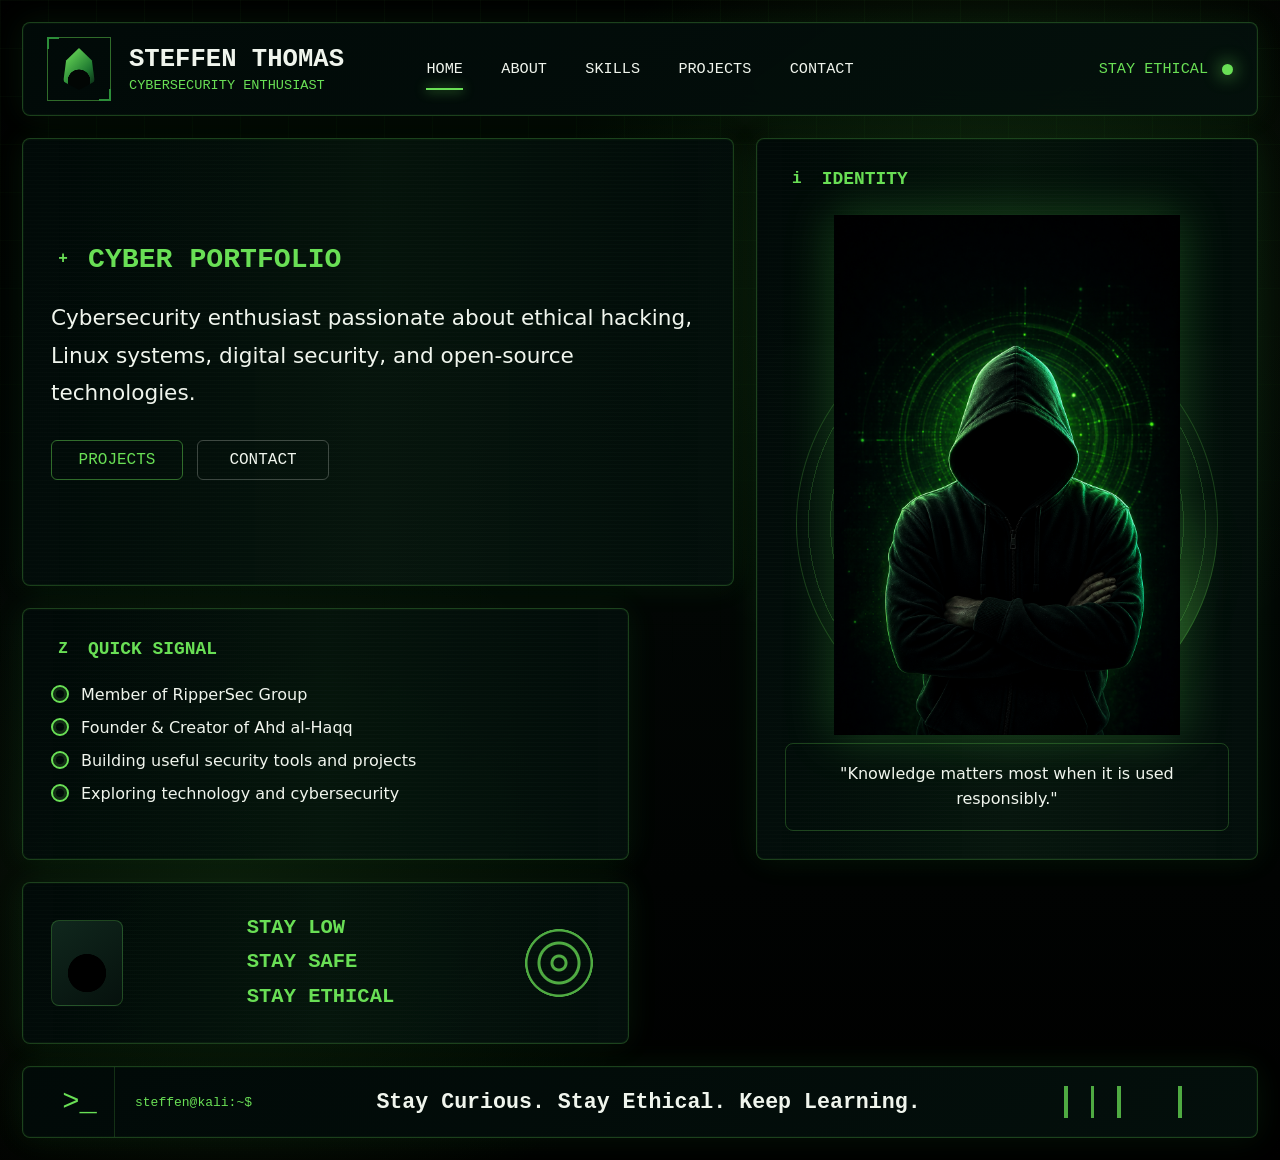
<file: index.html>
<!doctype html>
<html lang="en">
  <head>
    <meta charset="utf-8">
    <meta name="viewport" content="width=device-width, initial-scale=1">
    <title>Home | Cyber Portfolio</title>
    <link rel="stylesheet" href="styles.css">
  </head>
  <body data-page="home">
    <div class="page-shell">
      <header class="site-header">
        <a class="brand" href="index.html" aria-label="Go to home">
          <span class="brand-mark" aria-hidden="true">
            <span class="brand-hood"></span>
          </span>
          <span>
            <strong>Steffen Thomas</strong>
            <small>Cybersecurity Enthusiast</small>
          </span>
        </a>

        <nav class="main-nav" aria-label="Main navigation">
          <a data-nav="home" href="index.html">Home</a>
          <a data-nav="about" href="about.html">About</a>
          <a data-nav="skills" href="skills.html">Skills</a>
          <a data-nav="projects" href="projects.html">Projects</a>
          <a data-nav="contact" href="contact.html">Contact</a>
        </nav>

        <div class="status-pill">
          <span>Stay Ethical</span>
          <i aria-hidden="true"></i>
        </div>
      </header>

      <main class="page-main home-grid">
        <section class="panel hero-panel">
          <div class="panel-title">
            <span class="icon target" aria-hidden="true"></span>
            <h1>Cyber Portfolio</h1>
          </div>
          <p>
            Cybersecurity enthusiast passionate about ethical hacking, Linux
            systems, digital security, and open-source technologies.
          </p>
          <div class="hero-actions">
            <a class="button-link" href="projects.html">Projects</a>
            <a class="button-link ghost" href="contact.html">Contact</a>
          </div>
        </section>

        <section class="panel profile-panel home-profile">
          <div class="panel-title">
            <span class="icon id" aria-hidden="true"></span>
            <h2>Identity</h2>
          </div>
          <div class="portrait-wrap">
            <img src="assets/hooded-profile.png" alt="Hooded cybersecurity portrait">
          </div>
          <blockquote>
            "Knowledge matters most when it is used responsibly."
          </blockquote>
        </section>

        <section class="panel mission-panel">
          <div class="panel-title">
            <span class="icon bolt" aria-hidden="true"></span>
            <h2>Quick Signal</h2>
          </div>
          <ul class="mission-list">
            <li>Member of RipperSec Group</li>
            <li>Founder & Creator of Ahd al-Haqq</li>
            <li>Building useful security tools and projects</li>
            <li>Exploring technology and cybersecurity</li>
          </ul>
        </section>

        <section class="panel motto-panel">
          <span class="small-portrait" aria-hidden="true"></span>
          <strong>Stay Low<br>Stay Safe<br>Stay Ethical</strong>
          <span class="fingerprint" aria-hidden="true"></span>
        </section>
      </main>

      <footer class="terminal-footer">
        <span class="prompt">>_</span>
        <code>steffen@kali:~$</code>
        <strong>Stay Curious. Stay Ethical. Keep Learning.</strong>
        <span class="pulse-line" aria-hidden="true"></span>
      </footer>
    </div>

    <script src="script.js"></script>
  </body>
</html>
</file>
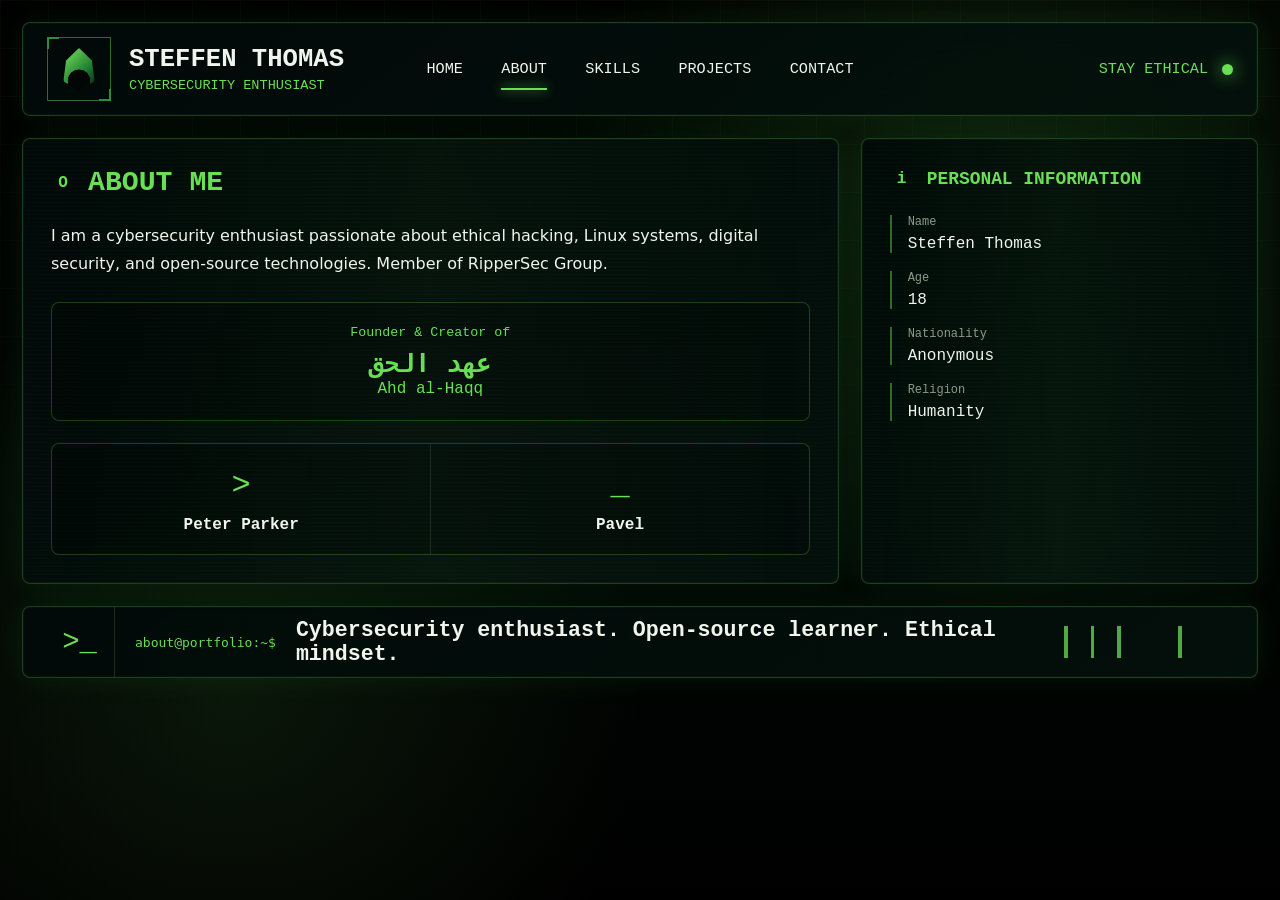
<file: about.html>
<!doctype html>
<html lang="en">
  <head>
    <meta charset="utf-8">
    <meta name="viewport" content="width=device-width, initial-scale=1">
    <title>About | Cyber Portfolio</title>
    <link rel="stylesheet" href="styles.css">
  </head>
  <body data-page="about">
    <div class="page-shell">
      <header class="site-header">
        <a class="brand" href="index.html" aria-label="Go to home">
          <span class="brand-mark" aria-hidden="true">
            <span class="brand-hood"></span>
          </span>
          <span>
            <strong>Steffen Thomas</strong>
            <small>Cybersecurity Enthusiast</small>
          </span>
        </a>

        <nav class="main-nav" aria-label="Main navigation">
          <a data-nav="home" href="index.html">Home</a>
          <a data-nav="about" href="about.html">About</a>
          <a data-nav="skills" href="skills.html">Skills</a>
          <a data-nav="projects" href="projects.html">Projects</a>
          <a data-nav="contact" href="contact.html">Contact</a>
        </nav>

        <div class="status-pill">
          <span>Stay Ethical</span>
          <i aria-hidden="true"></i>
        </div>
      </header>

      <main class="page-main two-column">
        <section class="panel about-panel">
          <div class="panel-title">
            <span class="icon user" aria-hidden="true"></span>
            <h1>About Me</h1>
          </div>
          <p>
            I am a cybersecurity enthusiast passionate about ethical hacking,
            Linux systems, digital security, and open-source technologies.
            Member of RipperSec Group.
          </p>
          <div class="highlight-box">
            <small>Founder & Creator of</small>

            <a href="https://t.me/AHDALHAQQ"
              target="_blank"
              style="text-decoration:none; color:inherit;">

              <strong>عهد الحق</strong>
              <br>
              <span>Ahd al-Haqq</span>

              </a>
            </div>
          <div class="alias-grid">
            <div>
              <span class="alias-icon">></span>
              <strong>Peter Parker</strong>
            </div>
            <div>
              <span class="alias-icon">_</span>
              <strong>Pavel</strong>
            </div>
          </div>
        </section>

        <aside class="panel profile-card">
          <div class="panel-title">
            <span class="icon id" aria-hidden="true"></span>
            <h2>Personal Information</h2>
          </div>
          <dl class="info-list stacked">
            <div>
              <dt>Name</dt>
              <dd>Steffen Thomas</dd>
            </div>
            <div>
              <dt>Age</dt>
              <dd>18</dd>
            </div>
            <div>
              <dt>Nationality</dt>
              <dd>Anonymous</dd>
            </div>
            <div>
              <dt>Religion</dt>
              <dd>Humanity</dd>
            </div>
          </dl>
        </aside>
      </main>

      <footer class="terminal-footer">
        <span class="prompt">>_</span>
        <code>about@portfolio:~$</code>
        <strong>Cybersecurity enthusiast. Open-source learner. Ethical mindset.</strong>
        <span class="pulse-line" aria-hidden="true"></span>
      </footer>
    </div>

    <script src="script.js"></script>
  </body>
</html>
</file>
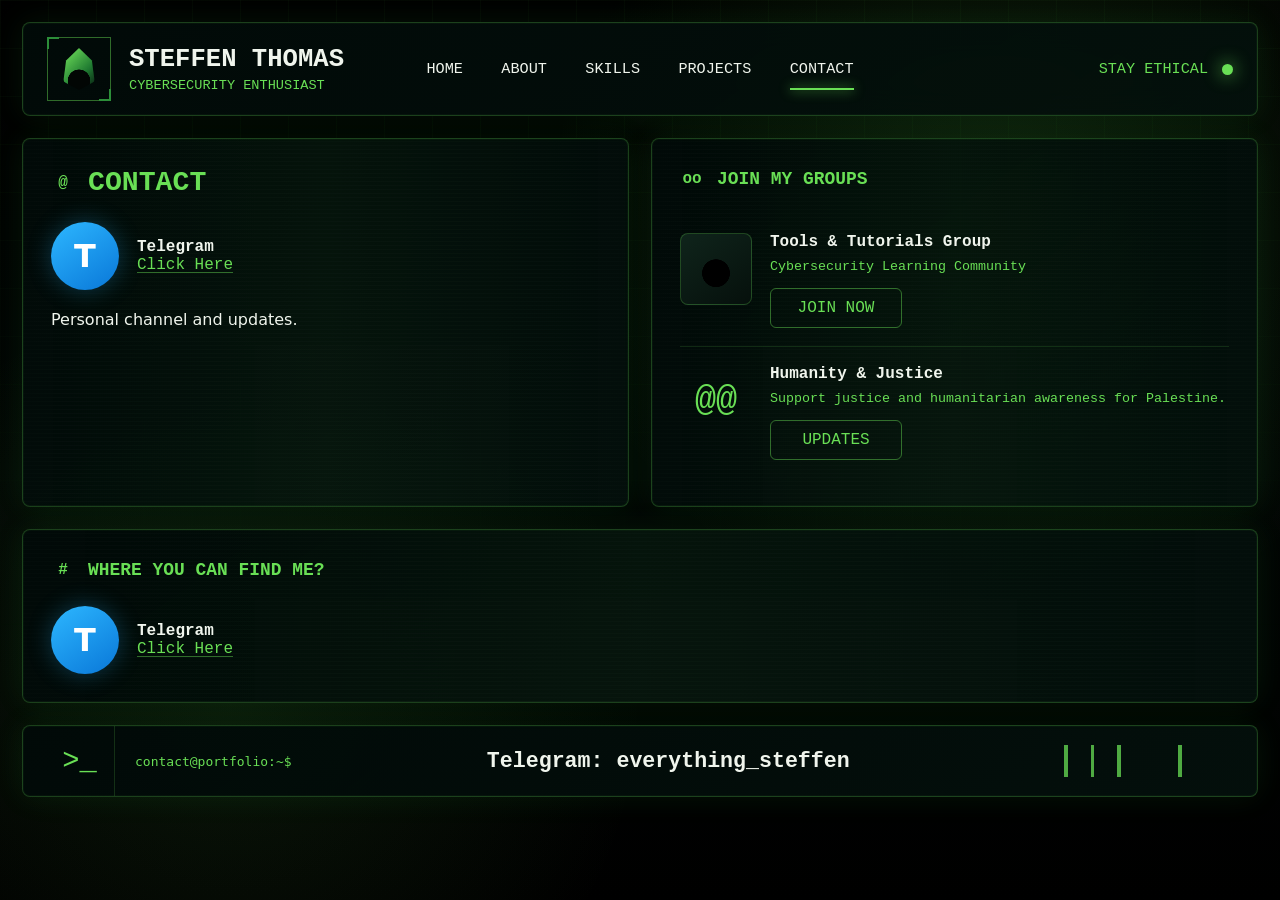
<file: contact.html>
<!doctype html>
<html lang="en">
  <head>
    <meta charset="utf-8">
    <meta name="viewport" content="width=device-width, initial-scale=1">
    <title>Contact | Cyber Portfolio</title>
    <link rel="stylesheet" href="styles.css">
  </head>
  <body data-page="contact">
    <div class="page-shell">
      <header class="site-header">
        <a class="brand" href="index.html" aria-label="Go to home">
          <span class="brand-mark" aria-hidden="true">
            <span class="brand-hood"></span>
          </span>
          <span>
            <strong>Steffen Thomas</strong>
            <small>Cybersecurity Enthusiast</small>
          </span>
        </a>

        <nav class="main-nav" aria-label="Main navigation">
          <a data-nav="home" href="index.html">Home</a>
          <a data-nav="about" href="about.html">About</a>
          <a data-nav="skills" href="skills.html">Skills</a>
          <a data-nav="projects" href="projects.html">Projects</a>
          <a data-nav="contact" href="contact.html">Contact</a>
        </nav>

        <div class="status-pill">
          <span>Stay Ethical</span>
          <i aria-hidden="true"></i>
        </div>
      </header>

      <main class="page-main contact-grid">
        <section class="panel contact-panel">
          <div class="panel-title">
            <span class="icon mail" aria-hidden="true"></span>
            <h1>Contact</h1>
          </div>
          <div class="contact-row">
            <span class="telegram-mark" aria-hidden="true">T</span>
            <div>
              <strong>Telegram</strong>
              <a href="https://t.me/everything_steffen" aria-label="Telegram link">Click Here</a>
            </div>
          </div>
          <p>Personal channel and updates.</p>
        </section>

        <section class="panel group-panel">
          <div class="panel-title">
            <span class="icon group" aria-hidden="true"></span>
            <h2>Join My Groups</h2>
          </div>
          <article class="group-item">
            <span class="mini-avatar" aria-hidden="true"></span>
            <div>
              <strong>Tools & Tutorials Group</strong>
              <small>Cybersecurity Learning Community</small>
              <a class="button-link"
                href="https://t.me/Anonymoushacker_12"
                target="_blank">
                Join Now
              </a>
            </div>
          </article>
          <article class="group-item">
            <span class="group-symbol" aria-hidden="true">@@</span>
            <div>
              <strong>Humanity & Justice</strong>
              <small>Support justice and humanitarian awareness for Palestine.</small>
              <a class="button-link" href="https://t.me/everything_steffen">Updates</a>
            </div>
          </article>
        </section>

        <section class="panel social-panel">
          <div class="panel-title">
            <span class="icon globe" aria-hidden="true"></span>
            <h2>Where You Can Find Me?</h2>
          </div>
          <div class="contact-row">
            <span class="telegram-mark" aria-hidden="true">T</span>
            <div>
              <strong>Telegram</strong>
              <a href="https://t.me/everything_steffen" target="_blank">
              Click Here
              </a>
            </div>
          </div>
        </section>
      </main>

      <footer class="terminal-footer">
        <span class="prompt">>_</span>
        <code>contact@portfolio:~$</code>
        <strong>Telegram: everything_steffen</strong>
        <span class="pulse-line" aria-hidden="true"></span>
      </footer>
    </div>

    <script src="script.js"></script>
  </body>
</html>
</file>
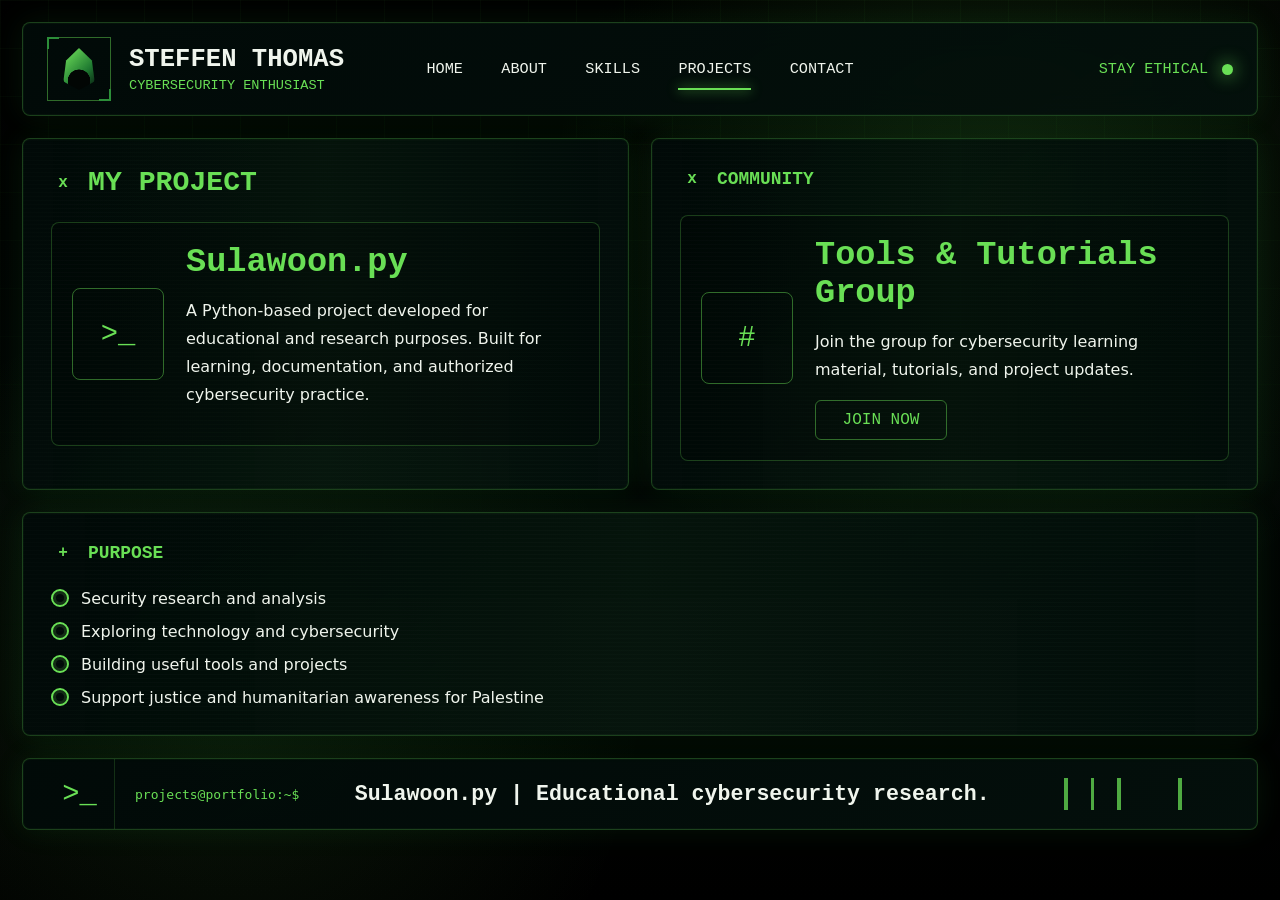
<file: projects.html>
<!doctype html>
<html lang="en">
  <head>
    <meta charset="utf-8">
    <meta name="viewport" content="width=device-width, initial-scale=1">
    <title>Projects | Cyber Portfolio</title>
    <link rel="stylesheet" href="styles.css">
  </head>
  <body data-page="projects">
    <div class="page-shell">
      <header class="site-header">
        <a class="brand" href="index.html" aria-label="Go to home">
          <span class="brand-mark" aria-hidden="true">
            <span class="brand-hood"></span>
          </span>
          <span>
            <strong>Steffen Thomas</strong>
            <small>Cybersecurity Enthusiast</small>
          </span>
        </a>

        <nav class="main-nav" aria-label="Main navigation">
          <a data-nav="home" href="index.html">Home</a>
          <a data-nav="about" href="about.html">About</a>
          <a data-nav="skills" href="skills.html">Skills</a>
          <a data-nav="projects" href="projects.html">Projects</a>
          <a data-nav="contact" href="contact.html">Contact</a>
        </nav>

        <div class="status-pill">
          <span>Stay Ethical</span>
          <i aria-hidden="true"></i>
        </div>
      </header>

      <main class="page-main project-grid">
        <section class="panel tool-panel">
          <div class="panel-title">
            <span class="icon wrench" aria-hidden="true"></span>
            <h1>My Project</h1>
          </div>
          <div class="tool-card">
            <span class="terminal-icon" aria-hidden="true">>_</span>
            <div>
              <h2>Sulawoon.py</h2>
              <p>
                A Python-based project developed for educational and research
                purposes. Built for learning, documentation, and authorized
                cybersecurity practice.
              </p>
            </div>
          </div>
        </section>

        <section class="panel tool-panel">
          <div class="panel-title">
            <span class="icon wrench" aria-hidden="true"></span>
            <h2>Community</h2>
          </div>
          <div class="tool-card">
            <span class="terminal-icon" aria-hidden="true">#</span>
            <div>
              <h3>Tools & Tutorials Group</h3>
              <p>
                Join the group for cybersecurity learning material, tutorials,
                and project updates.
              </p>

              <a class="button-link"
                href="https://t.me/Anonymoushacker_12"
                target="_blank">
                Join Now
              </a>
            </div>
          </div>
        </section>

        <section class="panel mission-panel wide-panel">
          <div class="panel-title">
            <span class="icon target" aria-hidden="true"></span>
            <h2>Purpose</h2>
          </div>
          <ul class="mission-list">
            <li>Security research and analysis</li>
            <li>Exploring technology and cybersecurity</li>
            <li>Building useful tools and projects</li>
            <li>Support justice and humanitarian awareness for Palestine</li>
          </ul>
        </section>
      </main>

      <footer class="terminal-footer">
        <span class="prompt">>_</span>
        <code>projects@portfolio:~$</code>
        <strong>Sulawoon.py | Educational cybersecurity research.</strong>
        <span class="pulse-line" aria-hidden="true"></span>
      </footer>
    </div>

    <script src="script.js"></script>
  </body>
</html>
</file>
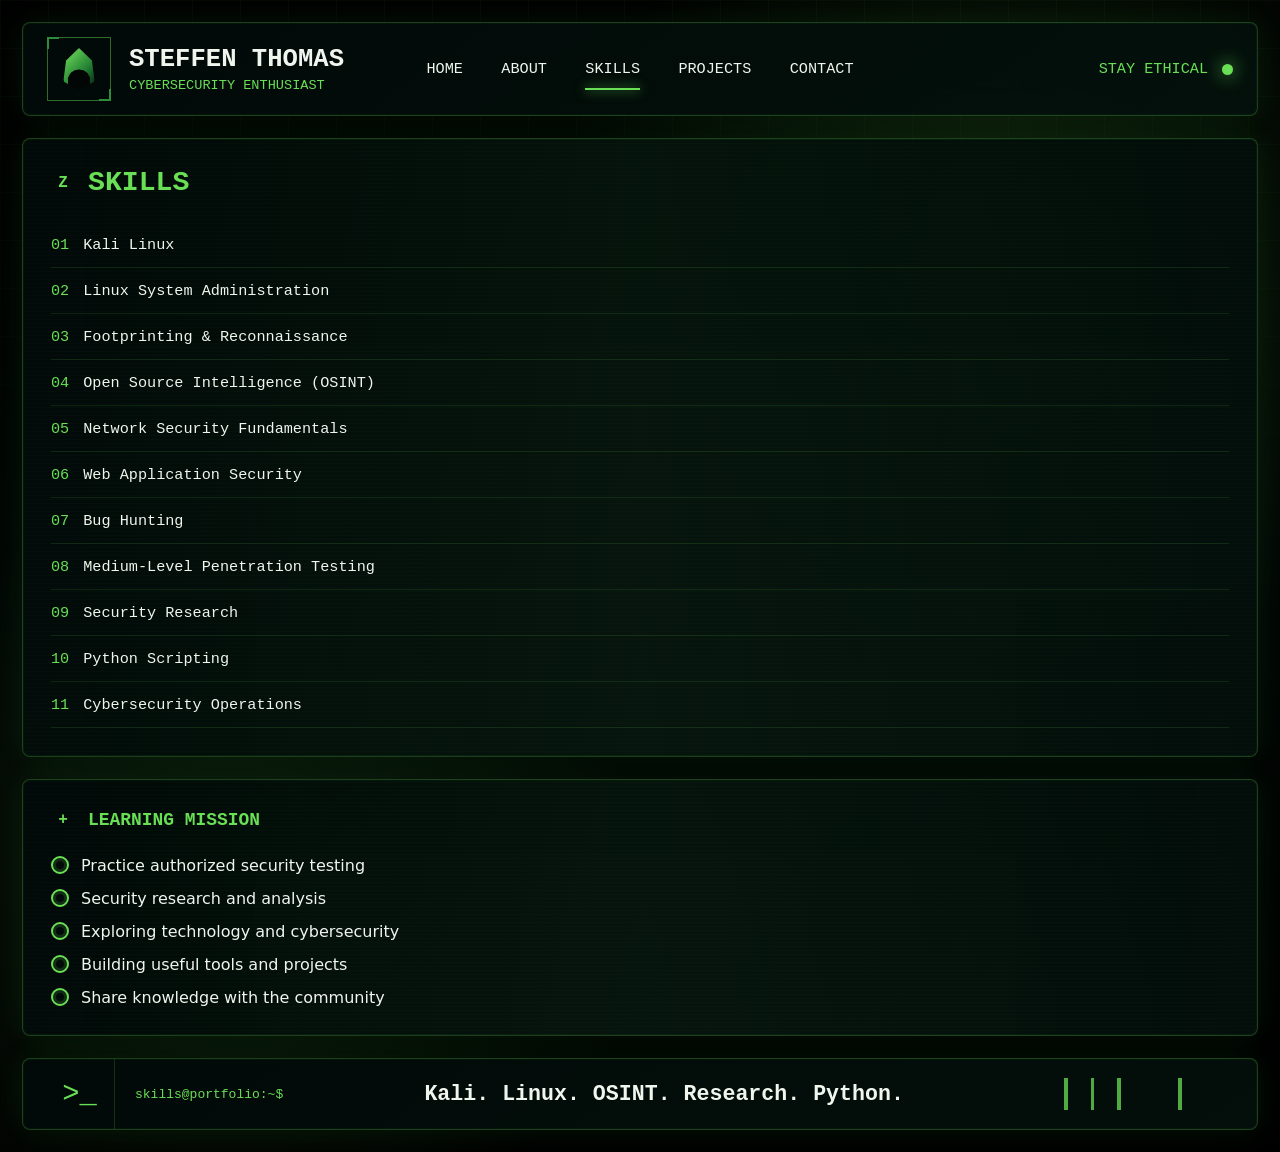
<file: skills.html>
<!doctype html>
<html lang="en">
  <head>
    <meta charset="utf-8">
    <meta name="viewport" content="width=device-width, initial-scale=1">
    <title>Skills | Cyber Portfolio</title>
    <link rel="stylesheet" href="styles.css">
  </head>
  <body data-page="skills">
    <div class="page-shell">
      <header class="site-header">
        <a class="brand" href="index.html" aria-label="Go to home">
          <span class="brand-mark" aria-hidden="true">
            <span class="brand-hood"></span>
          </span>
          <span>
            <strong>Steffen Thomas</strong>
            <small>Cybersecurity Enthusiast</small>
          </span>
        </a>

        <nav class="main-nav" aria-label="Main navigation">
          <a data-nav="home" href="index.html">Home</a>
          <a data-nav="about" href="about.html">About</a>
          <a data-nav="skills" href="skills.html">Skills</a>
          <a data-nav="projects" href="projects.html">Projects</a>
          <a data-nav="contact" href="contact.html">Contact</a>
        </nav>

        <div class="status-pill">
          <span>Stay Ethical</span>
          <i aria-hidden="true"></i>
        </div>
      </header>

      <main class="page-main">
        <section class="panel skills-panel wide-panel">
          <div class="panel-title">
            <span class="icon bolt" aria-hidden="true"></span>
            <h1>Skills</h1>
          </div>
          <ul class="skill-list skill-grid">
            <li><span>01</span> Kali Linux</li>
            <li><span>02</span> Linux System Administration</li>
            <li><span>03</span> Footprinting & Reconnaissance</li>
            <li><span>04</span> Open Source Intelligence (OSINT)</li>
            <li><span>05</span> Network Security Fundamentals</li>
            <li><span>06</span> Web Application Security</li>
            <li><span>07</span> Bug Hunting</li>
            <li><span>08</span> Medium-Level Penetration Testing</li>
            <li><span>09</span> Security Research</li>
            <li><span>10</span> Python Scripting</li>
            <li><span>11</span> Cybersecurity Operations</li>
          </ul>
        </section>

        <section class="panel mission-panel wide-panel">
          <div class="panel-title">
            <span class="icon target" aria-hidden="true"></span>
            <h2>Learning Mission</h2>
          </div>
          <ul class="mission-list">
            <li>Practice authorized security testing</li>
            <li>Security research and analysis</li>
            <li>Exploring technology and cybersecurity</li>
            <li>Building useful tools and projects</li>
            <li>Share knowledge with the community</li>
          </ul>
        </section>
      </main>

      <footer class="terminal-footer">
        <span class="prompt">>_</span>
        <code>skills@portfolio:~$</code>
        <strong>Kali. Linux. OSINT. Research. Python.</strong>
        <span class="pulse-line" aria-hidden="true"></span>
      </footer>
    </div>

    <script src="script.js"></script>
  </body>
</html>
</file>
<file: styles.css>
:root {
  --bg: #020604;
  --panel: rgba(2, 14, 12, 0.9);
  --panel-soft: rgba(5, 24, 18, 0.78);
  --green: #69df55;
  --green-soft: #2c8e39;
  --text: #f0f5ed;
  --muted: #8d9b8b;
  --line: rgba(105, 223, 85, 0.25);
  --line-strong: rgba(105, 223, 85, 0.45);
  --shadow: 0 0 32px rgba(63, 255, 86, 0.08);
  --mono: "Cascadia Mono", "Consolas", "Courier New", monospace;
  --sans: Inter, system-ui, -apple-system, BlinkMacSystemFont, "Segoe UI", sans-serif;
}

* {
  box-sizing: border-box;
}

html {
  scroll-behavior: smooth;
}

body {
  min-height: 100vh;
  margin: 0;
  color: var(--text);
  font-family: var(--mono);
  background:
    radial-gradient(circle at 78% 22%, rgba(105, 223, 85, 0.13), transparent 28rem),
    radial-gradient(circle at 18% 78%, rgba(105, 223, 85, 0.09), transparent 26rem),
    linear-gradient(180deg, #000 0%, var(--bg) 52%, #000 100%);
}

body::before {
  position: fixed;
  inset: 0;
  pointer-events: none;
  content: "";
  background-image:
    linear-gradient(rgba(105, 223, 85, 0.035) 1px, transparent 1px),
    linear-gradient(90deg, rgba(105, 223, 85, 0.035) 1px, transparent 1px);
  background-size: 48px 48px;
  mask-image: linear-gradient(180deg, #000, transparent 78%);
}

a {
  color: var(--green);
  text-decoration-color: rgba(105, 223, 85, 0.45);
  text-underline-offset: 0.2em;
}

.page-shell {
  width: min(1440px, 100%);
  margin: 0 auto;
  padding: 22px;
}

.site-header,
.terminal-footer,
.panel {
  border: 1px solid var(--line);
  background: linear-gradient(145deg, rgba(1, 10, 8, 0.96), rgba(4, 17, 13, 0.88));
  box-shadow: var(--shadow), inset 0 0 0 1px rgba(105, 223, 85, 0.04);
}

.site-header {
  position: sticky;
  top: 0;
  z-index: 10;
  display: grid;
  grid-template-columns: minmax(220px, 1fr) auto minmax(160px, 1fr);
  align-items: center;
  gap: 20px;
  min-height: 84px;
  padding: 14px 24px;
  border-radius: 8px;
  backdrop-filter: blur(16px);
}

.brand {
  display: inline-flex;
  align-items: center;
  gap: 18px;
  color: var(--text);
  text-decoration: none;
}

.brand strong {
  display: block;
  font-size: clamp(1.1rem, 2vw, 1.75rem);
  letter-spacing: 0;
  text-transform: uppercase;
}

.brand small {
  display: block;
  margin-top: 4px;
  color: var(--green);
  font-size: 0.85rem;
  text-transform: uppercase;
}

.brand-mark {
  position: relative;
  display: grid;
  width: 64px;
  height: 64px;
  place-items: center;
  border: 1px solid var(--line-strong);
}

.brand-mark::before,
.brand-mark::after {
  position: absolute;
  width: 10px;
  height: 10px;
  border: solid var(--green-soft);
  content: "";
}

.brand-mark::before {
  top: -1px;
  left: -1px;
  border-width: 2px 0 0 2px;
}

.brand-mark::after {
  right: -1px;
  bottom: -1px;
  border-width: 0 2px 2px 0;
}

.brand-hood {
  width: 34px;
  height: 42px;
  border-radius: 50% 50% 42% 42%;
  background:
    radial-gradient(circle at 50% 78%, #020604 0 30%, transparent 31%),
    linear-gradient(135deg, #79ec5f, #1f7a31 62%, #06130e);
  clip-path: polygon(50% 0, 88% 30%, 96% 80%, 50% 100%, 4% 80%, 12% 30%);
}

.main-nav {
  display: flex;
  align-items: center;
  justify-content: center;
  gap: clamp(16px, 3vw, 44px);
}

.main-nav a {
  position: relative;
  color: var(--text);
  font-size: 0.95rem;
  text-decoration: none;
  text-transform: uppercase;
}

.main-nav a::after {
  position: absolute;
  right: 0;
  bottom: -12px;
  left: 0;
  height: 2px;
  background: var(--green);
  box-shadow: 0 0 12px var(--green);
  opacity: 0;
  transform: scaleX(0.4);
  transition: opacity 160ms ease, transform 160ms ease;
  content: "";
}

.main-nav a:hover::after,
.main-nav a.active::after {
  opacity: 1;
  transform: scaleX(1);
}

.status-pill {
  display: flex;
  align-items: center;
  justify-content: flex-end;
  gap: 14px;
  color: var(--green);
  font-size: 0.95rem;
  text-transform: uppercase;
}

.status-pill i {
  width: 11px;
  height: 11px;
  border-radius: 50%;
  background: var(--green);
  box-shadow: 0 0 18px var(--green);
}

.dashboard,
.page-main {
  display: grid;
  gap: 22px;
  margin-top: 22px;
}

.dashboard {
  grid-template-columns: minmax(260px, 0.95fr) minmax(320px, 1.05fr) minmax(280px, 1fr);
}

.page-main {
  grid-template-columns: repeat(12, minmax(0, 1fr));
}

.home-grid .hero-panel {
  grid-column: span 7;
}

.home-grid .home-profile {
  grid-column: span 5;
}

.home-grid .mission-panel,
.home-grid .motto-panel {
  grid-column: span 6;
}

.two-column > :first-child {
  grid-column: span 8;
}

.two-column > :last-child {
  grid-column: span 4;
}

.wide-panel {
  grid-column: 1 / -1;
}

.project-grid .tool-panel,
.contact-grid .contact-panel,
.contact-grid .group-panel {
  grid-column: span 6;
}

.contact-grid .social-panel {
  grid-column: 1 / -1;
}

.panel {
  position: relative;
  overflow: hidden;
  min-width: 0;
  border-radius: 8px;
  padding: 28px;
}

.panel::before {
  position: absolute;
  inset: 0;
  pointer-events: none;
  content: "";
  background:
    linear-gradient(90deg, transparent, rgba(105, 223, 85, 0.06), transparent),
    repeating-linear-gradient(0deg, rgba(255, 255, 255, 0.018) 0 1px, transparent 1px 4px);
  opacity: 0.7;
}

.panel > * {
  position: relative;
  z-index: 1;
}

.panel-title {
  display: flex;
  align-items: center;
  gap: 13px;
  margin-bottom: 24px;
  color: var(--green);
}

.panel-title h2 {
  margin: 0;
  font-size: clamp(1rem, 1.4vw, 1.35rem);
  text-transform: uppercase;
}

.panel-title h1 {
  margin: 0;
  font-size: clamp(1.25rem, 2.2vw, 2rem);
  text-transform: uppercase;
}

.icon {
  display: inline-grid;
  width: 24px;
  height: 24px;
  place-items: center;
  color: var(--green);
}

.icon::before {
  font-weight: 800;
}

.bolt::before { content: "Z"; }
.user::before { content: "O"; }
.id::before { content: "i"; }
.mail::before { content: "@"; }
.target::before { content: "+"; }
.group::before { content: "oo"; }
.wrench::before { content: "x"; }
.globe::before { content: "#"; }

.skill-list,
.mission-list {
  display: grid;
  gap: 0;
  padding: 0;
  margin: 0;
  list-style: none;
}

.skill-list li {
  display: flex;
  gap: 14px;
  align-items: center;
  min-height: 46px;
  border-bottom: 1px solid rgba(105, 223, 85, 0.12);
  color: var(--text);
  font-size: 0.95rem;
}

.skill-list span {
  color: var(--green);
}

.about-panel p,
.contact-panel p,
.tool-card p,
.hero-panel p {
  color: var(--text);
  font-family: var(--sans);
  font-size: 1rem;
  line-height: 1.75;
}

.hero-panel {
  min-height: 420px;
  align-content: center;
}

.hero-panel p {
  max-width: 720px;
  font-size: clamp(1.05rem, 1.8vw, 1.35rem);
}

.hero-actions {
  display: flex;
  flex-wrap: wrap;
  gap: 14px;
  margin-top: 28px;
}

.highlight-box,
.alias-grid,
.tool-card {
  border: 1px solid var(--line);
  border-radius: 8px;
  background: rgba(0, 0, 0, 0.18);
}

.highlight-box {
  display: grid;
  justify-items: center;
  gap: 8px;
  margin-top: 24px;
  padding: 22px;
  text-align: center;
}

.highlight-box small,
.highlight-box span {
  color: var(--green);
}

.highlight-box strong {
  color: var(--green);
  font-size: clamp(1.15rem, 2vw, 2rem);
}

.alias-grid {
  display: grid;
  grid-template-columns: 1fr 1fr;
  margin-top: 22px;
}

.alias-grid div {
  display: grid;
  justify-items: center;
  gap: 10px;
  padding: 20px 10px;
  text-align: center;
}

.alias-grid div + div {
  border-left: 1px solid rgba(105, 223, 85, 0.16);
}

.alias-icon {
  display: grid;
  width: 42px;
  height: 42px;
  place-items: center;
  color: var(--green);
  font-size: 2rem;
}

.profile-panel {
  grid-row: span 2;
}

.info-list {
  display: grid;
  grid-template-columns: 1fr 1fr;
  gap: 18px;
  margin: 0 0 24px;
}

.info-list.stacked {
  grid-template-columns: 1fr;
}

.info-list div {
  padding-left: 16px;
  border-left: 2px solid var(--line-strong);
}

.info-list dt {
  color: var(--muted);
  font-size: 0.75rem;
}

.info-list dd {
  margin: 6px 0 0;
  font-size: 1rem;
}

.portrait-wrap {
  position: relative;
  display: grid;
  min-height: 420px;
  place-items: end center;
  margin: 8px -14px 0;
}

.portrait-wrap::before {
  position: absolute;
  width: min(92%, 420px);
  aspect-ratio: 1;
  border: 1px solid rgba(105, 223, 85, 0.22);
  border-radius: 50%;
  background:
    repeating-radial-gradient(circle, rgba(105, 223, 85, 0.18) 0 1px, transparent 1px 22px),
    conic-gradient(from 80deg, transparent, rgba(105, 223, 85, 0.35), transparent 42%);
  filter: drop-shadow(0 0 26px rgba(105, 223, 85, 0.15));
  content: "";
}

.portrait-wrap img {
  position: relative;
  width: min(95%, 420px);
  max-height: 520px;
  object-fit: contain;
  filter: drop-shadow(0 0 24px rgba(91, 236, 81, 0.23));
}

blockquote {
  margin: 8px 0 0;
  padding: 18px;
  border: 1px solid var(--line);
  border-radius: 8px;
  color: var(--text);
  font-family: var(--sans);
  line-height: 1.55;
  text-align: center;
}

.contact-row,
.group-item,
.motto-panel {
  display: flex;
  align-items: center;
  gap: 18px;
}

.telegram-mark {
  display: grid;
  flex: 0 0 auto;
  width: 68px;
  height: 68px;
  place-items: center;
  border-radius: 50%;
  color: #fff;
  background: linear-gradient(145deg, #2db7ff, #0977d8);
  font: 800 2rem var(--sans);
  box-shadow: 0 0 24px rgba(45, 183, 255, 0.28);
}

.contact-row strong,
.contact-row a {
  display: block;
}

.mission-list {
  gap: 14px;
}

.mission-list li {
  position: relative;
  padding-left: 30px;
  font-family: var(--sans);
}

.mission-list li::before {
  position: absolute;
  left: 0;
  width: 14px;
  height: 14px;
  border: 2px solid var(--green);
  border-radius: 50%;
  box-shadow: inset 0 0 0 3px rgba(105, 223, 85, 0.16);
  content: "";
}

.group-panel {
  align-self: stretch;
}

.group-item {
  align-items: flex-start;
  padding: 18px 0;
  border-bottom: 1px solid rgba(105, 223, 85, 0.14);
}

.group-item:last-child {
  border-bottom: 0;
}

.group-item strong,
.group-item small,
.group-item a {
  display: block;
}

.group-item small {
  margin: 8px 0 14px;
  color: var(--green);
  word-break: break-word;
}

.mini-avatar {
  display: block;
  flex: 0 0 auto;
  width: 72px;
  height: 72px;
  border: 1px solid var(--line);
  border-radius: 8px;
  background:
    radial-gradient(circle at 50% 56%, #000 0 26%, transparent 27%),
    linear-gradient(145deg, #0f241b, #06100c);
}

.group-symbol {
  display: grid;
  flex: 0 0 auto;
  width: 72px;
  height: 72px;
  place-items: center;
  color: var(--green);
  font-size: 2.2rem;
}

.button-link {
  display: inline-block;
  width: 132px;
  padding: 10px 14px;
  border: 1px solid var(--line-strong);
  border-radius: 6px;
  text-align: center;
  text-decoration: none;
  text-transform: uppercase;
}

.button-link.ghost {
  color: var(--text);
  border-color: rgba(240, 245, 237, 0.24);
}

.tool-card {
  display: grid;
  grid-template-columns: 92px 1fr;
  gap: 22px;
  align-items: center;
  padding: 20px;
}

.terminal-icon {
  display: grid;
  width: 92px;
  aspect-ratio: 1;
  place-items: center;
  border: 1px solid var(--line-strong);
  border-radius: 8px;
  color: var(--green);
  font-size: 1.8rem;
}

.tool-card h3 {
  margin: 0 0 14px;
  color: var(--green);
  font-size: clamp(1.4rem, 3vw, 2.1rem);
}

.tool-card h2 {
  margin: 0 0 14px;
  color: var(--green);
  font-size: clamp(1.4rem, 3vw, 2.1rem);
}

.social-panel {
  align-self: start;
}

.motto-panel {
  justify-content: space-between;
  min-height: 138px;
}

.motto-panel strong {
  color: var(--green);
  font-size: clamp(1rem, 1.6vw, 1.3rem);
  line-height: 1.7;
  text-transform: uppercase;
}

.small-portrait {
  width: 72px;
  height: 86px;
  border: 1px solid var(--line);
  border-radius: 8px;
  background:
    radial-gradient(circle at 50% 62%, #000 0 30%, transparent 31%),
    linear-gradient(145deg, #10271d, #06110d);
}

.fingerprint {
  width: 82px;
  height: 82px;
  border-radius: 50%;
  background:
    repeating-radial-gradient(ellipse at center, transparent 0 5px, rgba(105, 223, 85, 0.75) 6px 8px, transparent 9px 13px);
  mask-image: radial-gradient(ellipse at center, #000 58%, transparent 59%);
}

.terminal-footer {
  display: grid;
  grid-template-columns: 70px auto 1fr 190px;
  align-items: center;
  gap: 20px;
  min-height: 70px;
  margin-top: 22px;
  padding: 0 22px;
  border-radius: 8px;
}

.prompt {
  display: grid;
  height: 70px;
  place-items: center;
  border-right: 1px solid rgba(105, 223, 85, 0.18);
  color: var(--green);
  font-size: 1.8rem;
}

.terminal-footer code {
  color: var(--green);
}

.terminal-footer strong {
  justify-self: center;
  font-size: clamp(1rem, 1.8vw, 1.35rem);
}

.pulse-line {
  height: 32px;
  background:
    linear-gradient(90deg, transparent 0 10%, var(--green) 10% 12%, transparent 12% 24%, var(--green) 24% 26%, transparent 26% 38%, var(--green) 38% 40%, transparent 40% 70%, var(--green) 70% 72%, transparent 72% 100%);
  opacity: 0.75;
}

@media (max-width: 1120px) {
  .site-header {
    grid-template-columns: 1fr;
  }

  .main-nav {
    order: 3;
    flex-wrap: wrap;
  }

  .status-pill {
    justify-content: flex-start;
  }

  .dashboard {
    grid-template-columns: 1fr 1fr;
  }

  .page-main,
  .home-grid,
  .two-column,
  .project-grid,
  .contact-grid {
    grid-template-columns: 1fr 1fr;
  }

  .home-grid .hero-panel,
  .home-grid .home-profile,
  .home-grid .mission-panel,
  .home-grid .motto-panel,
  .two-column > :first-child,
  .two-column > :last-child,
  .project-grid .tool-panel,
  .contact-grid .contact-panel,
  .contact-grid .group-panel,
  .contact-grid .social-panel,
  .wide-panel {
    grid-column: auto;
  }

  .profile-panel {
    grid-row: auto;
  }
}

@media (max-width: 760px) {
  .page-shell {
    padding: 12px;
  }

  .site-header {
    position: static;
    padding: 16px;
  }

  .brand {
    align-items: flex-start;
  }

  .main-nav {
    justify-content: flex-start;
    gap: 18px;
  }

  .dashboard {
    grid-template-columns: 1fr;
    gap: 14px;
  }

  .page-main,
  .home-grid,
  .two-column,
  .project-grid,
  .contact-grid {
    grid-template-columns: 1fr;
    gap: 14px;
  }

  .hero-panel {
    min-height: auto;
  }

  .panel {
    padding: 20px;
  }

  .info-list,
  .alias-grid,
  .tool-card {
    grid-template-columns: 1fr;
  }

  .alias-grid div + div {
    border-top: 1px solid rgba(105, 223, 85, 0.16);
    border-left: 0;
  }

  .portrait-wrap {
    min-height: 320px;
  }

  .contact-row,
  .group-item,
  .motto-panel {
    align-items: flex-start;
  }

  .terminal-footer {
    grid-template-columns: 52px 1fr;
    padding: 0 14px 14px 0;
  }

  .terminal-footer strong,
  .pulse-line {
    grid-column: 2;
    justify-self: start;
  }
}
</file>
